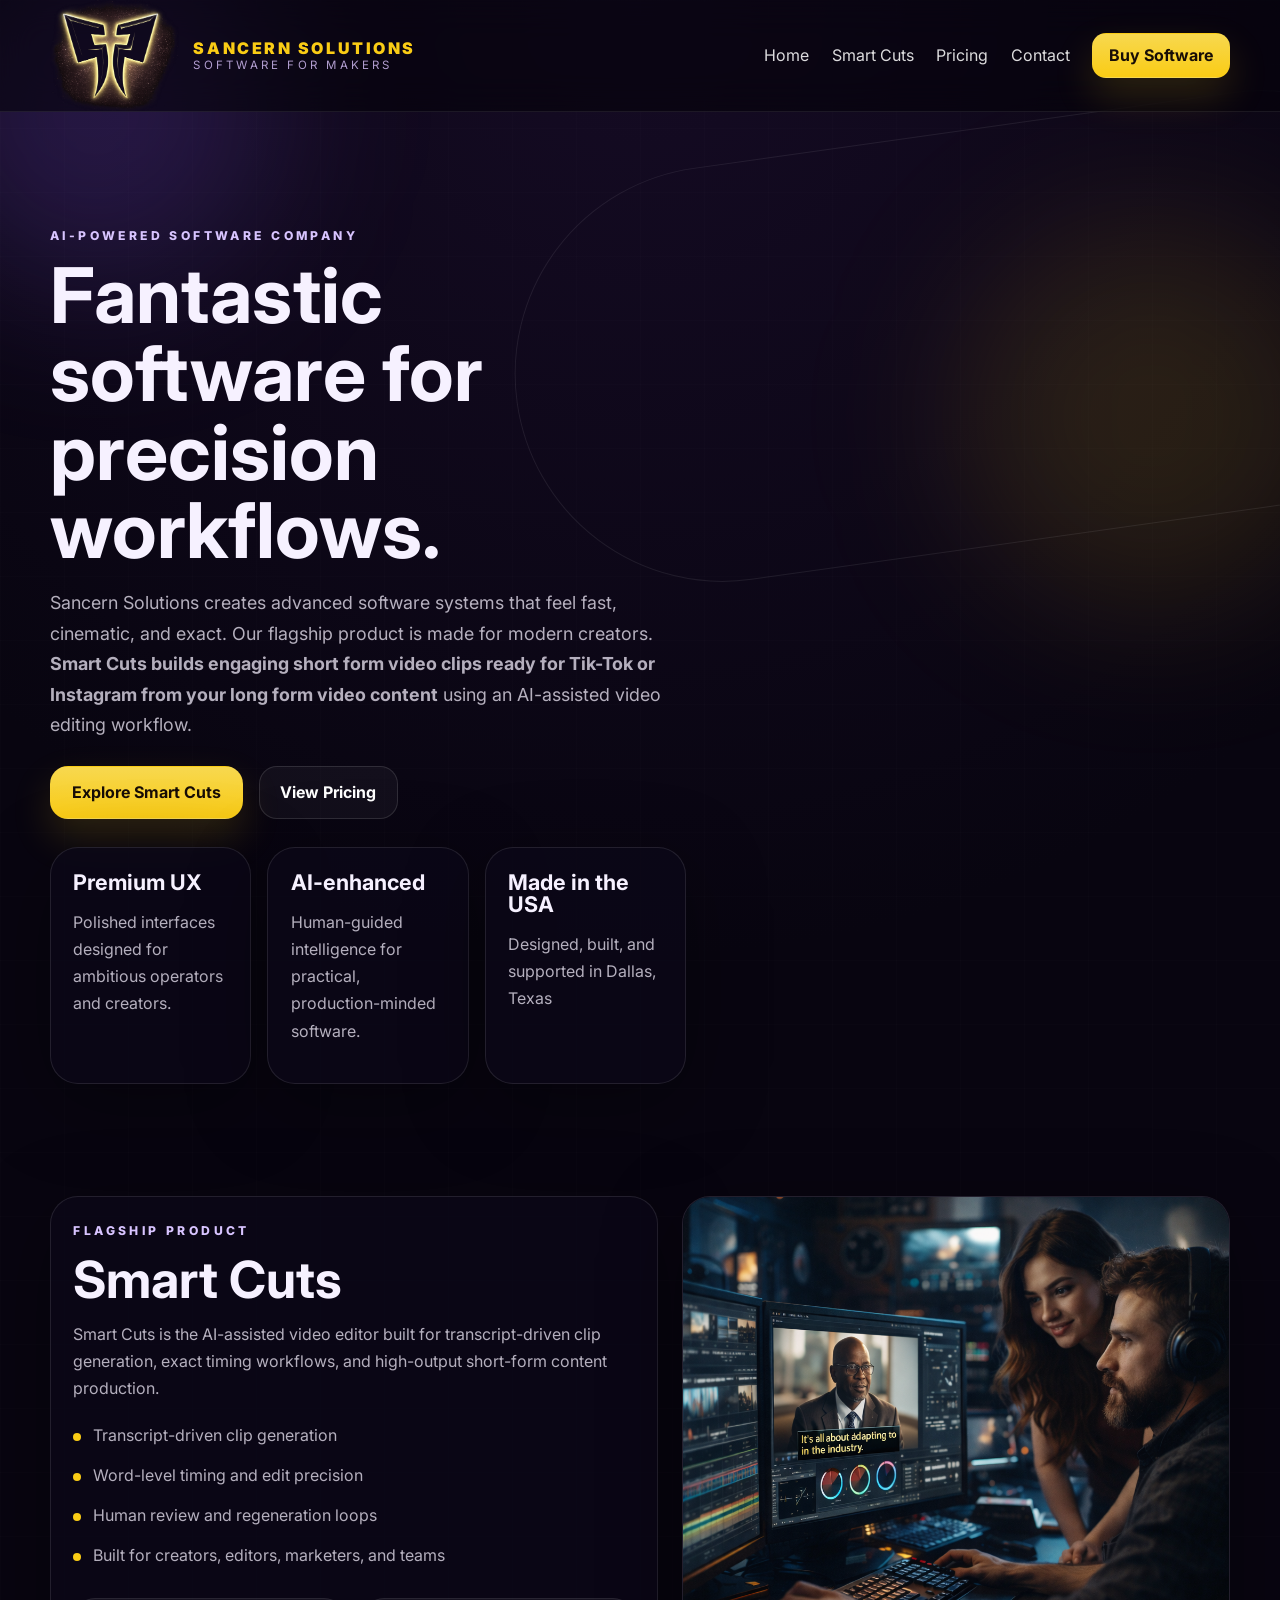
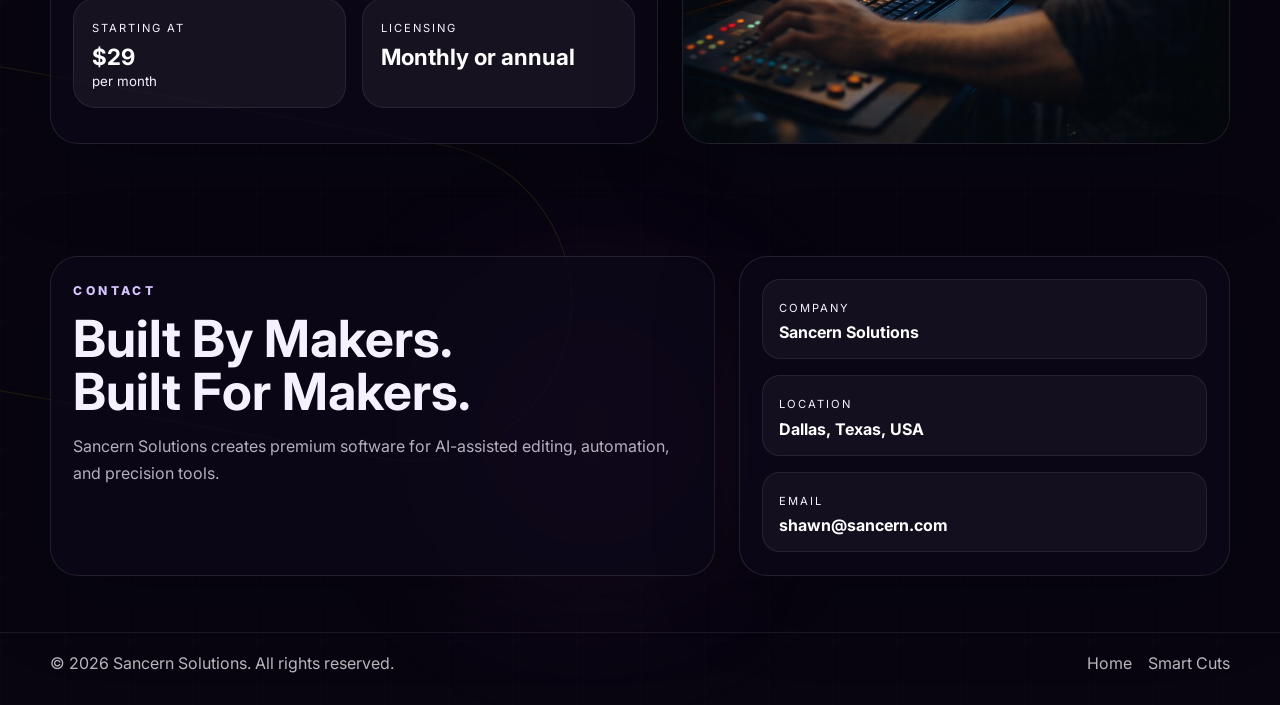
<file: index.html>
<!DOCTYPE html>
<html lang="en">
<head>
  <meta charset="UTF-8" />
  <meta name="viewport" content="width=device-width, initial-scale=1.0" />
  <title>Sancern Solutions | AI Software Built in Dallas, Texas, USA</title>
  <meta name="description" content="Sancern Solutions builds premium AI-powered software in Dallas, Texas, USA. Explore Smart Cuts, the transcript-driven AI video editor for precision short-form content creation." />
  <meta name="keywords" content="Sancern Solutions, Smart Cuts, AI video editor, transcript based video editing, software company Dallas Texas" />
  <meta name="author" content="Sancern Solutions" />
  <meta name="theme-color" content="#12091f" />
  <meta property="og:title" content="Sancern Solutions | AI Software Built in Dallas, Texas, USA" />
  <meta property="og:description" content="Premium AI-powered software systems with a flagship product: Smart Cuts, the transcript-driven AI video editor." />
  <meta property="og:type" content="website" />
  <meta property="og:image" content="assets/og-cover.svg" />
  <meta property="og:url" content="https://sancern.com/" />
  <meta name="twitter:card" content="summary_large_image" />
  <meta name="twitter:title" content="Sancern Solutions" />
  <meta name="twitter:description" content="Premium AI-powered software systems built in Dallas, Texas, USA." />
  <meta name="twitter:image" content="assets/og-cover.svg" />
  <link rel="canonical" href="https://sancern.com/" />
  <link rel="icon" type="image/png" href="assets/favicon.png" />
  <link rel="manifest" href="site.webmanifest" />
  <link rel="preconnect" href="https://fonts.googleapis.com" />
  <link rel="preconnect" href="https://fonts.gstatic.com" crossorigin />
  <link href="https://fonts.googleapis.com/css2?family=Inter:wght@400;500;600;700;800;900&display=swap" rel="stylesheet" />
  <link rel="stylesheet" href="styles.css" />
  <script type="application/ld+json">
  {
    "@context": "https://schema.org",
    "@type": "Organization",
    "name": "Sancern Solutions",
    "url": "https://sancern.com",
    "logo": "https://sancern.com/assets/logo_SS_corner.png",
    "description": "Sancern Solutions builds premium AI-powered software in Dallas, Texas, USA.",
    "address": {
      "@type": "PostalAddress",
      "addressLocality": "Dallas",
      "addressRegion": "TX",
      "addressCountry": "US"
    },
    "sameAs": []
  }
  </script>
</head>
<body>
  <div class="site-shell">
    <div class="background-layers" aria-hidden="true">
      <div class="glow glow-a"></div>
      <div class="glow glow-b"></div>
      <div class="glow glow-c"></div>
      <div class="grid-overlay"></div>
      <div class="arc arc-a"></div>
      <div class="arc arc-b"></div>
    </div>

    <header class="site-header">
      <div class="container nav-wrap">
        <a href="index.html" class="brand" aria-label="Sancern Solutions home">
          <img src="assets/logo_SS_transparent.png" alt="Sancern Solutions logo" class="brand-mark" />
          <div>
            <div class="brand-name">Sancern Solutions</div>
            <div class="brand-subtitle">Software for Makers</div>
          </div>
        </a>

        <button class="nav-toggle" aria-expanded="false" aria-controls="primary-nav">
          <span></span><span></span><span></span>
        </button>

        <nav id="primary-nav" class="primary-nav">
          <a href="index.html">Home</a>
          <a href="smart-cuts.html">Smart Cuts</a>
          <a href="smart-cuts.html#pricing">Pricing</a>
          <a href="#contact">Contact</a>
          <a href="smart-cuts.html#pricing" class="button button-small button-gold">Buy Software</a>
        </nav>
      </div>
    </header>

    <main>
      <section class="hero section">
        <div class="container hero-grid">
          <div>
            <div class="eyebrow">AI-powered software company</div>
            <h1>Fantastic software for precision workflows.</h1>
            <p class="lead">Sancern Solutions creates advanced software systems that feel fast, cinematic, and exact. Our flagship product is made for modern creators. <b>Smart Cuts builds engaging short form video clips ready for Tik-Tok or Instagram from your long form video content</b> using an AI-assisted video editing workflow.</p>
            <div class="button-row">
              <a href="smart-cuts.html" class="button button-gold">Explore Smart Cuts</a>
              <a href="smart-cuts.html#pricing" class="button button-secondary">View Pricing</a>
            </div>
            <div class="mini-grid">
              <article class="mini-card">
                <h3>Premium UX</h3>
                <p>Polished interfaces designed for ambitious operators and creators.</p>
              </article>
              <article class="mini-card">
                <h3>AI-enhanced</h3>
                <p>Human-guided intelligence for practical, production-minded software.</p>
              </article>
              <article class="mini-card">
                <h3>Made in the USA</h3>
                <p>Designed, built, and supported in Dallas, Texas</p>
              </article>
            </div>
          </div>

          <!-- NOT DISPLAYING-->
          <aside class="hero-panel premium-panel" style="display:none;">
            <div class="panel-head">
              <div>
                <div class="eyebrow eyebrow-soft">Main page visual</div>
                <h2>Luxury Motion Signature</h2>
              </div>
              <div class="pill">Premium visual</div>
            </div>
            <div class="luxury-art" aria-hidden="true">
              <div class="ring ring-a"></div>
              <div class="ring ring-b"></div>
              <div class="spark spark-a"></div>
              <div class="spark spark-b"></div>
              <svg viewBox="0 0 900 360" class="art-lines" fill="none">
                <path d="M120 250 C220 120, 350 90, 470 185 S690 330, 820 150" />
                <path d="M100 285 C250 165, 390 210, 530 150 S700 80, 820 110" class="line-light" />
                <path d="M180 70 C280 120, 360 120, 480 95 S690 40, 760 85" class="line-purple" />
              </svg>
              <div class="art-caption">
                <div>
                  <div class="eyebrow eyebrow-gold">Premium systems</div>
                  <strong>Elegant software with cinematic precision.</strong>
                </div>
                <div class="caption-card">
                  <span>Built in Texas</span>
                  <strong>Made for the World</strong>
                </div>
              </div>
            </div>
          </aside>
          <!-- END NOT DISPLAYING-->

        </div>
      </section>

      <section class="section">
        <div class="container section-grid split-hero">
          <div class="content-card">
            <div class="eyebrow">Flagship product</div>
            <h2>Smart Cuts</h2>
            <p>Smart Cuts is the AI-assisted video editor built for transcript-driven clip generation, exact timing workflows, and high-output short-form content production.</p>
            <ul class="feature-list">
              <li>Transcript-driven clip generation</li>
              <li>Word-level timing and edit precision</li>
              <li>Human review and regeneration loops</li>
              <li>Built for creators, editors, marketers, and teams</li>
            </ul>
            <div class="stats-row">
              <div class="stat-card">
                <span>Starting at</span>
                <strong>$29</strong>
                <small>per month</small>
              </div>
              <div class="stat-card">
                <span>Licensing</span>
                <strong>Monthly or annual</strong>
              </div>
            </div>
          </div>

          <div class="content-card image-card image-card-home">
            <img src="assets/video_editor.png" alt="Illustration of a focused editor working across premium timeline screens" />
          </div>
        </div>
      </section>

       <!--  NOT DISPLAYING-->
      <section class="section" style="display:none;">
        <div class="container cta-panel">
          <div>
            <div class="eyebrow">Built to rank. Designed to convert.</div>
            <h2>SEO-ready, GitHub Pages-friendly, and purchase-ready.</h2>
            <p>V2 includes a polished structure for search engines, social sharing, performance, and conversion flows with Lemon Squeezy button hooks.</p>
          </div>
          <div class="cta-actions">
            <a href="smart-cuts.html#pricing" class="button button-gold">Start Smart Cuts</a>
            <a href="#contact" class="button button-secondary">Contact Sancern</a>
          </div>
        </div>
      </section>
       <!-- END NOT DISPLAYING-->

      <section id="contact" class="section contact-section">
        <div class="container contact-grid">
          <div class="content-card">
            <div class="eyebrow">Contact</div>
            <h2>Built By Makers.<br>Built For Makers.</h2>
            <p>Sancern Solutions creates premium software for AI-assisted editing, automation, and precision tools.</p>
          </div>
          <div class="content-card company-card">
            <div><span>Company</span><strong>Sancern Solutions</strong></div>
            <div><span>Location</span><strong>Dallas, Texas, USA</strong></div>
            <div><span>Email</span><strong><a href="mailto:shawn@sancern.com">shawn@sancern.com</a></strong></div>
          </div>
        </div>
      </section>
    </main>

    <footer class="site-footer">
      <div class="container footer-wrap">
        <div>© <span id="year"></span> Sancern Solutions. All rights reserved.</div>
        <div class="footer-links">
          <a href="index.html">Home</a>
          <a href="smart-cuts.html">Smart Cuts</a>
        </div>
      </div>
    </footer>
  </div>

  <script defer src="https://app.lemonsqueezy.com/js/lemon.js"></script>
  <script defer src="app.js"></script>
</body>
</html>
</file>
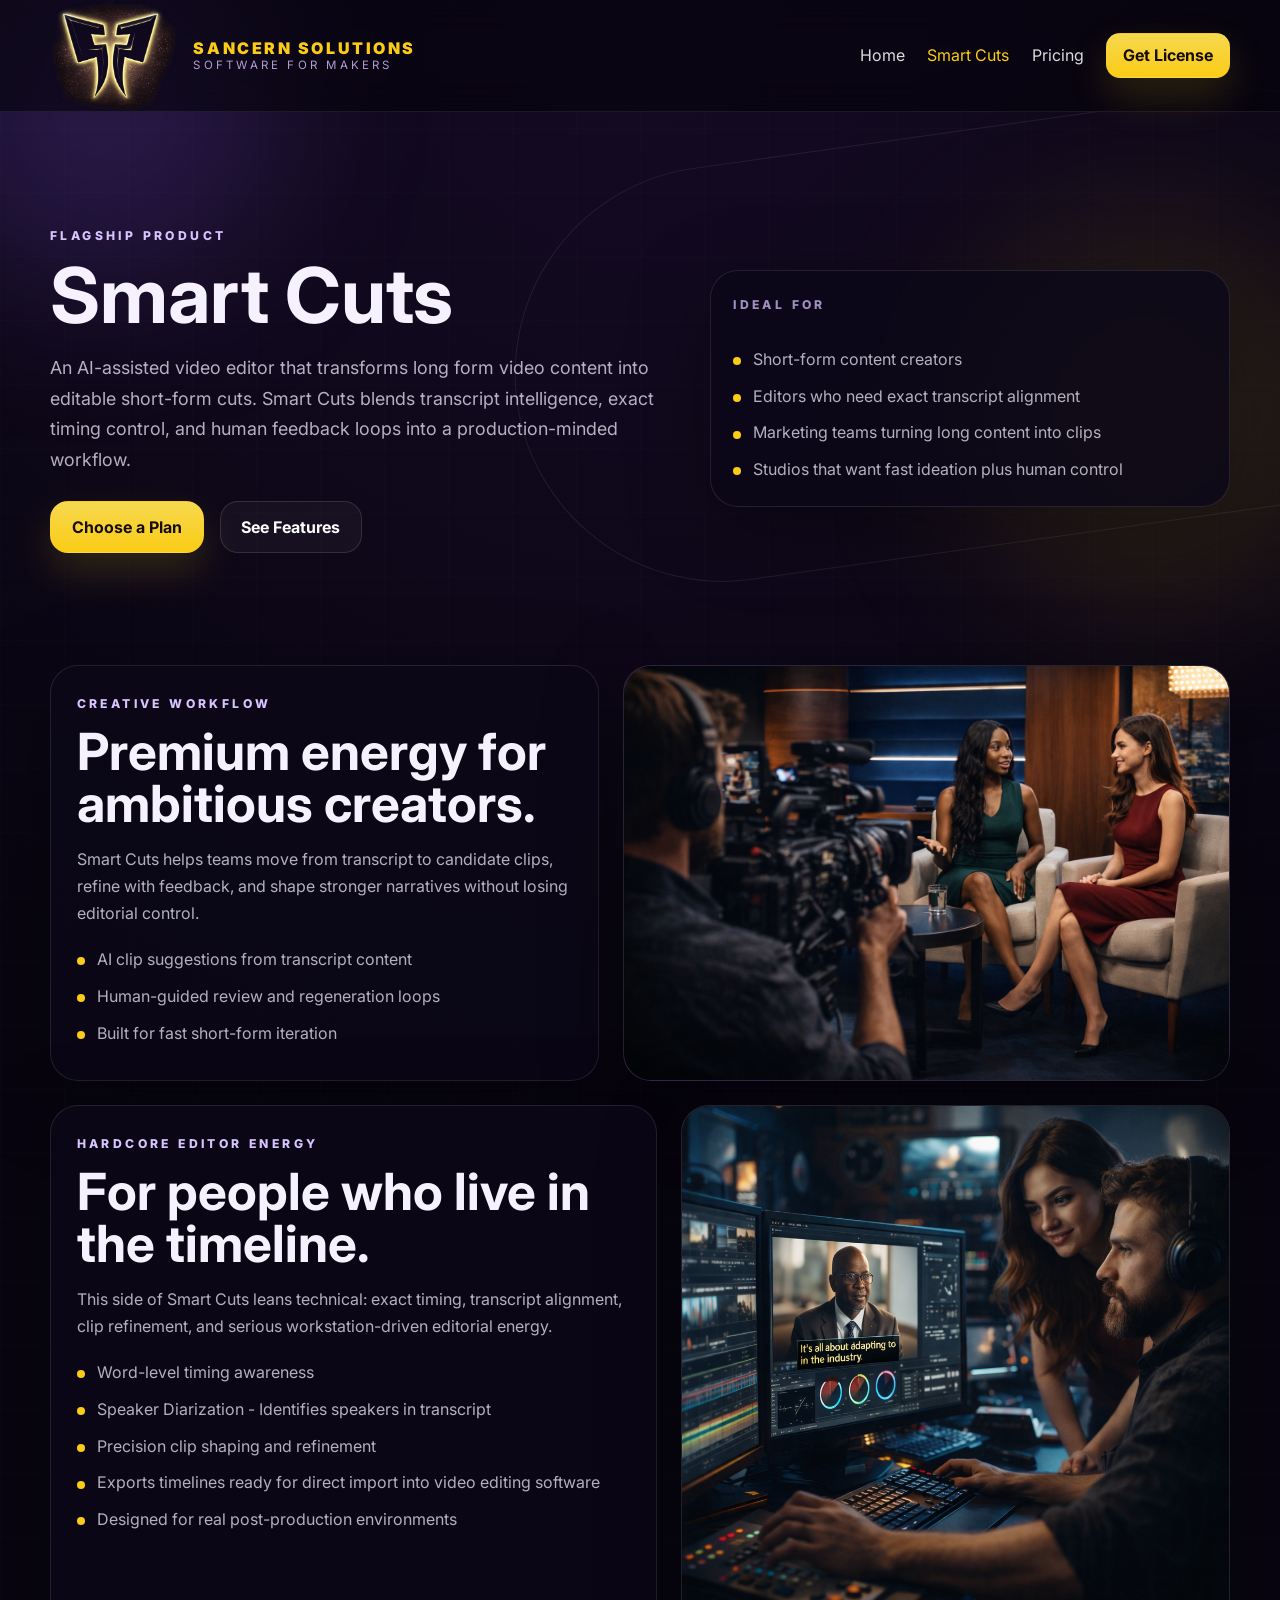
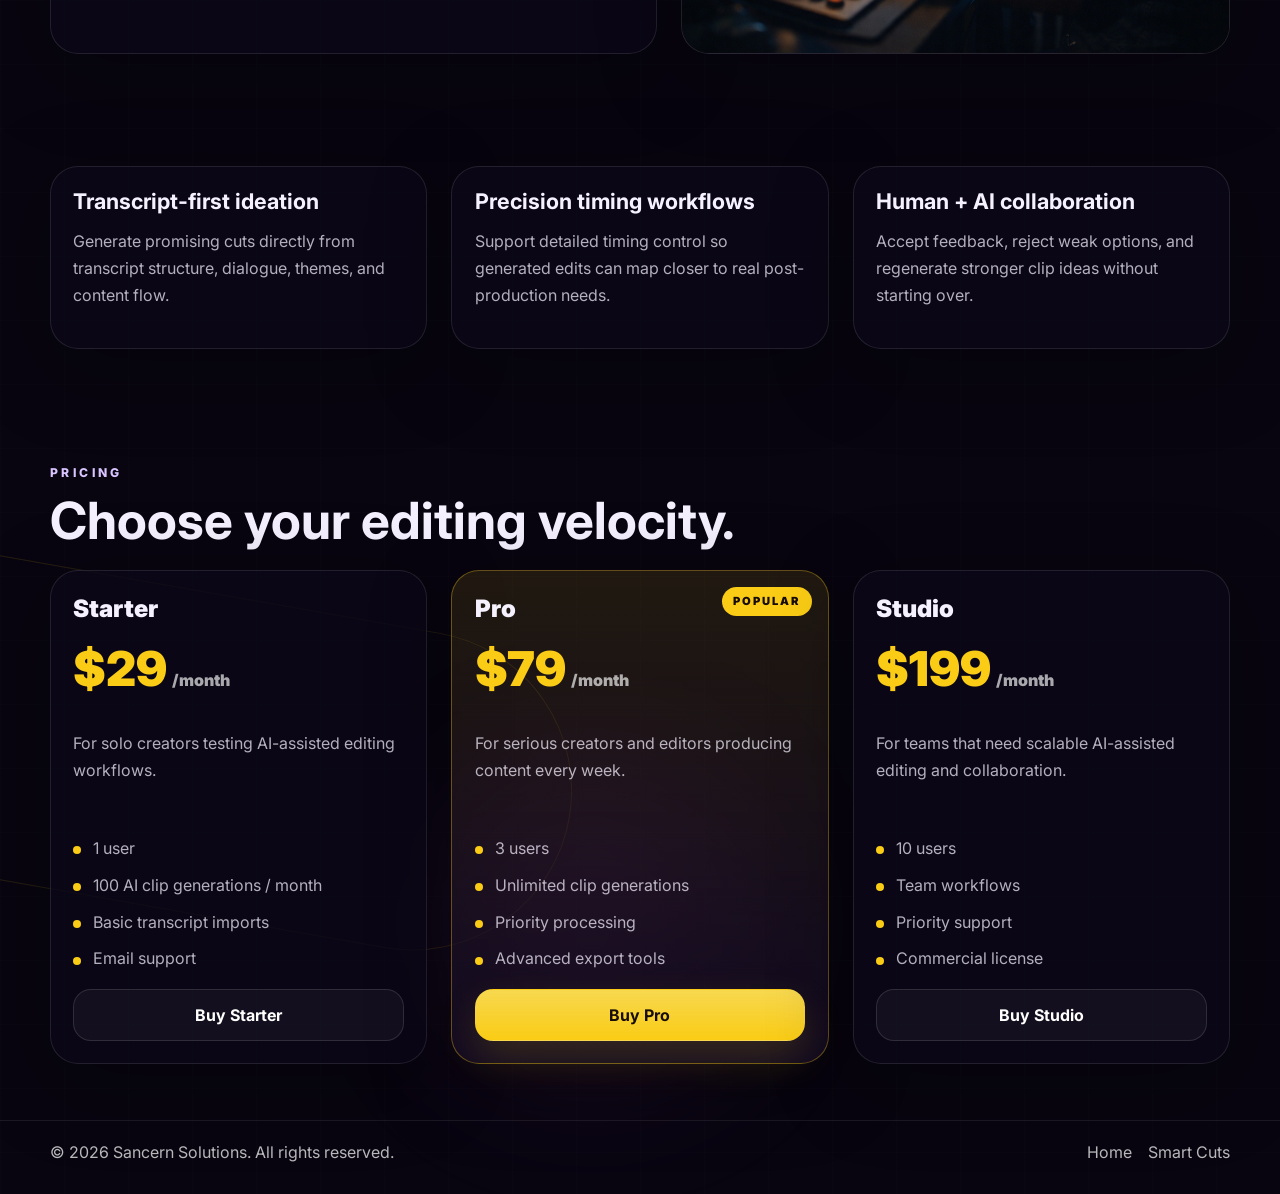
<file: smart-cuts.html>
<!DOCTYPE html>
<html lang="en">
<head>
  <meta charset="UTF-8" />
  <meta name="viewport" content="width=device-width, initial-scale=1.0" />
  <title>Smart Cuts | AI Video Editor by Sancern Solutions</title>
  <meta name="description" content="Smart Cuts is an AI-assisted video editor that turns transcripts into editable, high-impact short-form cuts with precision timing and human-guided refinement." />
  <meta name="keywords" content="Smart Cuts, AI video editor, transcript video editor, short form video editing software, Lemon Squeezy licensing" />
  <meta name="author" content="Sancern Solutions" />
  <meta name="theme-color" content="#12091f" />
  <meta property="og:title" content="Smart Cuts | AI Video Editor" />
  <meta property="og:description" content="Transcript-driven AI video editing built for creators, editors, and production teams." />
  <meta property="og:type" content="website" />
  <meta property="og:image" content="assets/og-cover.svg" />
  <meta property="og:url" content="https://YOUR-GITHUB-PAGES-URL/smart-cuts.html" />
  <link rel="canonical" href="https://YOUR-GITHUB-PAGES-URL/smart-cuts.html" />
  <link rel="icon" type="image/png" href="assets/favicon.png" />
  <link rel="manifest" href="site.webmanifest" />
  <link rel="preconnect" href="https://fonts.googleapis.com" />
  <link rel="preconnect" href="https://fonts.gstatic.com" crossorigin />
  <link href="https://fonts.googleapis.com/css2?family=Inter:wght@400;500;600;700;800;900&display=swap" rel="stylesheet" />
  <link rel="stylesheet" href="styles.css" />
  <script type="application/ld+json">
  {
    "@context": "https://schema.org",
    "@type": "SoftwareApplication",
    "name": "Smart Cuts",
    "applicationCategory": "VideoEditingApplication",
    "operatingSystem": "Windows",
    "creator": {
      "@type": "Organization",
      "name": "Sancern Solutions"
    },
    "description": "AI-assisted video editor built for transcript-driven clip ideation, precision timing workflows, and short-form content production.",
    "offers": [
      {"@type": "Offer", "price": "29", "priceCurrency": "USD", "name": "Starter"},
      {"@type": "Offer", "price": "79", "priceCurrency": "USD", "name": "Pro"},
      {"@type": "Offer", "price": "199", "priceCurrency": "USD", "name": "Studio"}
    ]
  }
  </script>
</head>
<body>
  <div class="site-shell">
    <div class="background-layers" aria-hidden="true">
      <div class="glow glow-a"></div>
      <div class="glow glow-b"></div>
      <div class="glow glow-c"></div>
      <div class="grid-overlay"></div>
      <div class="arc arc-a"></div>
      <div class="arc arc-b"></div>
    </div>

    <header class="site-header">
      <div class="container nav-wrap">
        <a href="index.html" class="brand" aria-label="Sancern Solutions home">
          <img src="assets/logo_SS_transparent.png" alt="Sancern Solutions logo" class="brand-mark" />
          <div>
            <div class="brand-name">Sancern Solutions</div>
            <div class="brand-subtitle">Software for Makers</div>
          </div>
        </a>

        <button class="nav-toggle" aria-expanded="false" aria-controls="primary-nav">
          <span></span><span></span><span></span>
        </button>

        <nav id="primary-nav" class="primary-nav">
          <a href="index.html">Home</a>
          <a href="smart-cuts.html" class="active">Smart Cuts</a>
          <a href="#pricing">Pricing</a>
          <a href="#pricing" class="button button-small button-gold">Get License</a>
        </nav>
      </div>
    </header>

    <main>
      <section class="hero section product-hero">
        <div class="container product-hero-grid">
          <div>
            <div class="eyebrow">Flagship product</div>
            <h1>Smart Cuts</h1>
            <p class="lead">An AI-assisted video editor that transforms long form video content into editable short-form cuts. Smart Cuts blends transcript intelligence, exact timing control, and human feedback loops into a production-minded workflow.</p>
            <div class="button-row">
              <a href="#pricing" class="button button-gold">Choose a Plan</a>
              <a href="#features" class="button button-secondary">See Features</a>
            </div>
          </div>
          <div class="hero-panel">
            <div class="eyebrow eyebrow-soft">Ideal for</div>
            <ul class="feature-list compact">
              <li>Short-form content creators</li>
              <li>Editors who need exact transcript alignment</li>
              <li>Marketing teams turning long content into clips</li>
              <li>Studios that want fast ideation plus human control</li>
            </ul>
          </div>
        </div>
      </section>

      <section id="features" class="section">
        <div class="container feature-grid-two">
          <article class="media-feature">
            <div class="media-copy">
              <div class="eyebrow">Creative workflow</div>
              <h2>Premium energy for ambitious creators.</h2>
              <p>Smart Cuts helps teams move from transcript to candidate clips, refine with feedback, and shape stronger narratives without losing editorial control.</p>
              <ul class="feature-list compact">
                <li>AI clip suggestions from transcript content</li>
                <li>Human-guided review and regeneration loops</li>
                <li>Built for fast short-form iteration</li>
              </ul>
            </div>
            <div class="media-photo media-photo-lifestyle">
              <img src="assets/video_lifestyle.png" alt="A well dressed editor at a premium workstation with an attractive collaborator looking on" />
            </div>
          </article>

          <article class="media-feature reverse">
            <div class="media-copy">
              <div class="eyebrow">Hardcore editor energy</div>
              <h2>For people who live in the timeline.</h2>
              <p>This side of Smart Cuts leans technical: exact timing, transcript alignment, clip refinement, and serious workstation-driven editorial energy.</p>
              <ul class="feature-list compact">
                <li>Word-level timing awareness</li>
                <li>Speaker Diarization - Identifies speakers in transcript</li>
                <li>Precision clip shaping and refinement</li>
                <li>Exports timelines ready for direct import into video editing software</li>
                <li>Designed for real post-production environments</li>
              </ul>
            </div>
            <div class="media-photo media-photo-hardcore">
              <img src="assets/video_editor.png" alt="A focused video editor working intensely across multiple detailed timeline screens" />
            </div>
          </article>
        </div>
      </section>

      <section class="section">
        <div class="container card-grid-three">
          <article class="content-card">
            <h3>Transcript-first ideation</h3>
            <p>Generate promising cuts directly from transcript structure, dialogue, themes, and content flow.</p>
          </article>
          <article class="content-card">
            <h3>Precision timing workflows</h3>
            <p>Support detailed timing control so generated edits can map closer to real post-production needs.</p>
          </article>
          <article class="content-card">
            <h3>Human + AI collaboration</h3>
            <p>Accept feedback, reject weak options, and regenerate stronger clip ideas without starting over.</p>
          </article>
        </div>
      </section>

      <section id="pricing" class="section pricing-section">
        <div class="container">
          <div class="section-heading">
            <div class="eyebrow">Pricing</div>
            <h2>Choose your editing velocity.</h2>
          </div>
          <div class="pricing-grid">
            <article class="pricing-card">
              <div class="plan-name">Starter</div>
              <div class="plan-price">$29<span>/month</span></div>
              <p>For solo creators testing AI-assisted editing workflows.</p>
              <ul class="feature-list compact">
                <li>1 user</li>
                <li>100 AI clip generations / month</li>
                <li>Basic transcript imports</li>
                <li>Email support</li>
              </ul>
              <a class="button button-secondary lemon-link" href="https://YOUR-LEMONSQUEEZY-STARTER-LINK" data-plan="Starter">Buy Starter</a>
            </article>

            <article class="pricing-card featured">
              <div class="plan-badge">Popular</div>
              <div class="plan-name">Pro</div>
              <div class="plan-price">$79<span>/month</span></div>
              <p>For serious creators and editors producing content every week.</p>
              <ul class="feature-list compact">
                <li>3 users</li>
                <li>Unlimited clip generations</li>
                <li>Priority processing</li>
                <li>Advanced export tools</li>
              </ul>
              <a class="button button-gold lemon-link" href="https://YOUR-LEMONSQUEEZY-PRO-LINK" data-plan="Pro">Buy Pro</a>
            </article>

            <article class="pricing-card">
              <div class="plan-name">Studio</div>
              <div class="plan-price">$199<span>/month</span></div>
              <p>For teams that need scalable AI-assisted editing and collaboration.</p>
              <ul class="feature-list compact">
                <li>10 users</li>
                <li>Team workflows</li>
                <li>Priority support</li>
                <li>Commercial license</li>
              </ul>
              <a class="button button-secondary lemon-link" href="https://YOUR-LEMONSQUEEZY-STUDIO-LINK" data-plan="Studio">Buy Studio</a>
            </article>
          </div>
        </div>
      </section>

      <!--  NOT DISPLAYING-->
      <section id="buy" class="section" style="display:none;">
        <div class="container cta-panel">
          <div>
            <div class="eyebrow">Purchase flow</div>
            <h2>Lemon Squeezy-ready checkout buttons.</h2>
            <p>The buttons on this page are already wired with the correct class hooks for Lemon.js overlays. Replace the placeholder links with your live checkout URLs.</p>
          </div>
          <div class="cta-actions stacked-actions">
            <a class="button button-gold lemon-link" href="https://YOUR-LEMONSQUEEZY-PRO-LINK" data-plan="Pro">Launch Pro Checkout</a>
            <a class="button button-secondary" href="mailto:hello@YOURDOMAIN.com?subject=Smart%20Cuts%20Demo">Request Demo</a>
          </div>
        </div>
      </section>
      <!-- END NOT DISPLAYING-->
    </main>

    <footer class="site-footer">
      <div class="container footer-wrap">
        <div>© <span id="year"></span> Sancern Solutions. All rights reserved.</div>
        <div class="footer-links">
          <a href="index.html">Home</a>
          <a href="smart-cuts.html">Smart Cuts</a>
        </div>
      </div>
    </footer>
  </div>

  <script defer src="https://app.lemonsqueezy.com/js/lemon.js"></script>
  <script defer src="app.js"></script>
</body>
</html>
</file>
<file: styles.css>
:root {
  --bg: #080510;
  --bg-soft: rgba(255,255,255,0.05);
  --bg-card: rgba(12, 8, 24, 0.82);
  --line: rgba(255,255,255,0.1);
  --line-strong: rgba(250, 204, 21, 0.18);
  --text: #f6f1ff;
  --muted: rgba(246, 241, 255, 0.72);
  --purple: #8b5cf6;
  --purple-deep: #2f154f;
  --gold: #facc15;
  --gold-soft: rgba(250, 204, 21, 0.1);
  --shadow: 0 20px 80px rgba(0,0,0,0.35);
  --radius: 28px;
  --radius-small: 18px;
  --container: 1180px;
}

* { box-sizing: border-box; }
html { scroll-behavior: smooth; }
body {
  margin: 0;
  font-family: 'Inter', system-ui, sans-serif;
  color: var(--text);
  background: radial-gradient(circle at top, #150b24, #080510 40%);
}
img { max-width: 100%; display: block; }
a { color: inherit; text-decoration: none; }
button { font: inherit; }

.site-shell {
  position: relative;
  min-height: 100vh;
  overflow: hidden;
}

.container {
  width: min(var(--container), calc(100% - 2rem));
  margin: 0 auto;
}

.section { position: relative; padding: 3.5rem 0; }
.hero { padding-top: 7rem; }

.background-layers {
  position: absolute;
  inset: 0;
  pointer-events: none;
}

.glow {
  position: absolute;
  border-radius: 999px;
  filter: blur(80px);
}
.glow-a { top: -4rem; left: -5rem; width: 22rem; height: 22rem; background: rgba(139, 92, 246, 0.20); }
.glow-b { top: 14rem; right: -4rem; width: 24rem; height: 24rem; background: rgba(250, 204, 21, 0.12); }
.glow-c { bottom: 8rem; left: 35%; width: 18rem; height: 18rem; background: rgba(217, 70, 239, 0.12); }
.grid-overlay {
  position: absolute;
  inset: 0;
  opacity: 0.22;
  background-image:
    linear-gradient(rgba(255,255,255,0.05) 1px, transparent 1px),
    linear-gradient(90deg, rgba(255,255,255,0.05) 1px, transparent 1px);
  background-size: 64px 64px;
}
.arc {
  position: absolute;
  border: 1px solid rgba(255,255,255,0.08);
  border-radius: 999px;
}
.arc-a { width: 60rem; height: 26rem; right: -12rem; top: 8rem; transform: rotate(-8deg); }
.arc-b { width: 52rem; height: 20rem; left: -16rem; bottom: 18rem; transform: rotate(10deg); border-color: rgba(250,204,21,0.12); }

.site-header {
  position: sticky;
  top: 0;
  z-index: 20;
  backdrop-filter: blur(18px);
  background: rgba(5, 3, 10, 0.58);
  border-bottom: 1px solid rgba(255,255,255,0.08);
}
.nav-wrap {
  display: flex;
  align-items: center;
  justify-content: space-between;
  min-height: 4.0rem;
  gap: 1rem;
}
.brand {
  display: flex;
  align-items: center;
  gap: 0.9rem;
}
.brand-mark {
  width: 129px;
  height: 111x;
}
.brand-name {
  text-transform: uppercase;
  letter-spacing: 0.16em;
  font-weight: 900;
  color: var(--gold);
}
.brand-subtitle {
  font-size: 0.72rem;
  text-transform: uppercase;
  letter-spacing: 0.28em;
  color: rgba(220, 196, 255, 0.8);
}

.primary-nav {
  display: flex;
  align-items: center;
  gap: 1.4rem;
}
.primary-nav a {
  color: rgba(255,255,255,0.86);
  transition: color 0.2s ease;
}
.primary-nav a:hover,
.primary-nav a.active {
  color: var(--gold);
}

.primary-nav a.button {
  color: #170d06;
}

.nav-toggle {
  display: none;
  width: 3rem;
  height: 3rem;
  border: 1px solid var(--line);
  border-radius: 14px;
  background: rgba(255,255,255,0.04);
  flex-direction: column;
  justify-content: center;
  gap: 0.3rem;
}
.nav-toggle span {
  width: 1.2rem;
  height: 2px;
  margin: 0 auto;
  background: white;
}

.hero-grid,
.product-hero-grid,
.contact-grid,
.section-grid {
  display: grid;
  gap: 1.5rem;
}
.hero-grid,
.product-hero-grid { grid-template-columns: 1.1fr 0.9fr; align-items: center; }
.section-grid.split-hero { grid-template-columns: 1fr 0.9fr; }
.contact-grid { grid-template-columns: 1.15fr 0.85fr; }
.card-grid-three,
.pricing-grid { display: grid; gap: 1.5rem; }
.card-grid-three { grid-template-columns: repeat(3, 1fr); }
.pricing-grid { grid-template-columns: repeat(3, 1fr); }
.feature-grid-two { display: grid; gap: 1.5rem; }

.eyebrow {
  display: inline-block;
  margin-bottom: 0.9rem;
  text-transform: uppercase;
  letter-spacing: 0.28em;
  font-size: 0.76rem;
  font-weight: 800;
  color: #d8c4ff;
}
.eyebrow-soft { color: rgba(216, 196, 255, 0.72); }
.eyebrow-gold { color: var(--gold); }

h1, h2, h3 {
  margin: 0 0 0.8rem;
  line-height: 1.02;
}
h1 { font-size: clamp(2.8rem, 6vw, 5.4rem); max-width: 10.5ch; }
h2 { font-size: clamp(2rem, 4vw, 3.2rem); }
h3 { font-size: 1.35rem; }
.lead,
p,
li { color: var(--muted); line-height: 1.7; }
.lead { font-size: 1.12rem; max-width: 62ch; }

.button-row,
.cta-actions,
.footer-wrap,
.stats-row,
.panel-head,
.art-caption {
  display: flex;
  gap: 1rem;
}
.button-row { flex-wrap: wrap; margin-top: 1.6rem; }
.cta-actions { align-items: center; }
.stacked-actions { flex-direction: column; align-items: stretch; }

.button {
  display: inline-flex;
  align-items: center;
  justify-content: center;
  border-radius: 18px;
  padding: 0.95rem 1.3rem;
  font-weight: 700;
  border: 1px solid transparent;
  transition: transform 0.2s ease, background 0.2s ease, border-color 0.2s ease;
}
.button:hover { transform: translateY(-1px); }
.button-small { padding: 0.7rem 1rem; border-radius: 14px; }
.button-gold {
  color: #170d06;
  background: linear-gradient(180deg, #f7d84f, var(--gold));
  box-shadow: 0 18px 40px rgba(250, 204, 21, 0.16);
}
.button-secondary {
  color: white;
  background: rgba(255,255,255,0.04);
  border-color: rgba(255,255,255,0.12);
}

.mini-grid,
.stats-row { margin-top: 1.8rem; }
.mini-grid { display: grid; gap: 1rem; grid-template-columns: repeat(3, 1fr); }
.mini-card,
.content-card,
.hero-panel,
.pricing-card,
.cta-panel {
  border: 1px solid var(--line);
  background: var(--bg-card);
  box-shadow: var(--shadow);
}
.mini-card,
.content-card,
.hero-panel,
.pricing-card { border-radius: var(--radius); }
.mini-card,
.content-card,
.hero-panel,
.pricing-card,
.cta-panel { padding: 1.4rem; }
.cta-panel {
  border-radius: 30px;
  display: flex;
  justify-content: space-between;
  align-items: center;
  gap: 1.5rem;
  background: linear-gradient(135deg, rgba(54, 24, 95, 0.55), rgba(15, 11, 28, 0.92), rgba(250,204,21,0.08));
}

.feature-list {
  list-style: none;
  padding: 0;
  margin: 1.2rem 0 0;
  display: grid;
  gap: 0.8rem;
}
.feature-list li {
  position: relative;
  padding-left: 1.25rem;
}
.feature-list li::before {
  content: '';
  position: absolute;
  left: 0;
  top: 0.7rem;
  width: 0.5rem;
  height: 0.5rem;
  border-radius: 999px;
  background: var(--gold);
}
.feature-list.compact { gap: 0.6rem; }

.premium-panel { padding-bottom: 1rem; }
.pill {
  padding: 0.5rem 0.8rem;
  border-radius: 999px;
  border: 1px solid var(--line-strong);
  background: var(--gold-soft);
  color: #f8e58b;
  text-transform: uppercase;
  letter-spacing: 0.18em;
  font-size: 0.68rem;
  font-weight: 800;
}
.luxury-art {
  position: relative;
  min-height: 24rem;
  border-radius: 24px;
  overflow: hidden;
  border: 1px solid rgba(255,255,255,0.08);
  background:
    radial-gradient(circle at top left, rgba(121, 59, 217, 0.24), transparent 28%),
    linear-gradient(135deg, #0d0716 0%, #130a22 42%, #090510 100%);
}
.ring {
  position: absolute;
  border-radius: 999px;
  border: 1px solid rgba(250,204,21,0.2);
}
.ring-a { width: 14rem; height: 14rem; top: 2rem; left: -2rem; }
.ring-b { width: 10rem; height: 10rem; right: 2rem; top: 2rem; border-color: rgba(168,85,247,0.24); }
.spark {
  position: absolute;
  border-radius: 999px;
  filter: blur(10px);
}
.spark-a { width: 9rem; height: 9rem; right: 8rem; bottom: 5rem; background: rgba(250,204,21,0.08); }
.spark-b { width: 7rem; height: 7rem; left: 14rem; bottom: 4rem; background: rgba(168,85,247,0.12); }
.art-lines {
  position: absolute;
  inset: 0;
  width: 100%;
  height: 100%;
}
.art-lines path:first-child {
  stroke: rgba(250,204,21,0.92);
  stroke-width: 5;
  stroke-linecap: round;
}
.art-lines .line-light {
  stroke: rgba(255,255,255,0.5);
  stroke-width: 2;
  stroke-linecap: round;
}
.art-lines .line-purple {
  stroke: rgba(192,132,252,0.72);
  stroke-width: 3;
  stroke-linecap: round;
}
.art-caption {
  position: absolute;
  inset-inline: 1.3rem;
  bottom: 1.3rem;
  justify-content: space-between;
  align-items: end;
}
.art-caption > div,
.caption-card {
  padding: 1rem 1.1rem;
  border-radius: 22px;
  border: 1px solid rgba(255,255,255,0.1);
  background: rgba(0,0,0,0.34);
  backdrop-filter: blur(18px);
}
.caption-card {
  text-align: right;
  display: grid;
  gap: 0.3rem;
}
.caption-card span,
.stat-card span,
.company-card span,
.plan-badge {
  text-transform: uppercase;
  letter-spacing: 0.18em;
  font-size: 0.7rem;
}
.caption-card strong,
.stat-card strong,
.company-card strong { color: white; }

.image-card-home img,
.media-photo img { width: 100%; height: 100%; object-fit: cover; }
.image-card-home {
  padding: 0;
  overflow: hidden;
  min-height: 24rem;
  display: flex;
  align-items: stretch;
}
.stats-row {
  display: grid;
  grid-template-columns: repeat(2, 1fr);
  gap: 1rem;
}
.stat-card {
  border-radius: 22px;
  padding: 1.1rem;
  background: rgba(255,255,255,0.05);
  border: 1px solid rgba(255,255,255,0.08);
}
.stat-card strong {
  display: block;
  margin-top: 0.4rem;
  font-size: 1.4rem;
}

.media-feature {
  display: grid;
  grid-template-columns: 0.95fr 1.05fr;
  gap: 1.5rem;
  align-items: stretch;
  border-radius: var(--radius);
}
.media-feature.reverse { grid-template-columns: 1.05fr 0.95fr; }
.media-copy,
.media-photo {
  border-radius: var(--radius);
  border: 1px solid var(--line);
  background: var(--bg-card);
  box-shadow: var(--shadow);
  overflow: hidden;
}
.media-copy { padding: 1.6rem; }
.media-photo { min-height: 26rem; }
.media-photo-lifestyle { background: linear-gradient(135deg, #201132, #0b0714); }
.media-photo-hardcore { background: linear-gradient(135deg, #120d1d, #07050c); }

.section-heading { max-width: 44rem; margin-bottom: 1.5rem; }
.pricing-card {
  position: relative;
  display: flex;
  flex-direction: column;
  gap: 1rem;
}
.pricing-card.featured {
  border-color: rgba(250,204,21,0.35);
  background: linear-gradient(180deg, rgba(250,204,21,0.1), rgba(18,10,34,0.92));
}
.plan-badge {
  position: absolute;
  top: 1rem;
  right: 1rem;
  padding: 0.45rem 0.7rem;
  border-radius: 999px;
  background: var(--gold);
  color: #170d06;
  font-weight: 900;
}
.plan-name { font-size: 1.5rem; font-weight: 900; }
.plan-price {
  font-size: 3rem;
  font-weight: 900;
  color: var(--gold);
}
.plan-price span {
  font-size: 1rem;
  color: rgba(255,255,255,0.65);
  margin-left: 0.3rem;
}

.company-card {
  display: grid;
  gap: 1rem;
}
.company-card div {
  padding: 1rem;
  border-radius: 18px;
  background: rgba(255,255,255,0.04);
  border: 1px solid rgba(255,255,255,0.08);
}
.company-card strong { display: block; margin-top: 0.4rem; }

.site-footer {
  padding: 1.3rem 0 2rem;
  border-top: 1px solid rgba(255,255,255,0.08);
}
.footer-wrap {
  justify-content: space-between;
  align-items: center;
  color: rgba(255,255,255,0.72);
}
.footer-links { display: flex; gap: 1rem; }

@media (max-width: 980px) {
  .hero-grid,
  .product-hero-grid,
  .section-grid.split-hero,
  .contact-grid,
  .media-feature,
  .media-feature.reverse,
  .card-grid-three,
  .pricing-grid,
  .mini-grid {
    grid-template-columns: 1fr;
  }

  .primary-nav {
    position: absolute;
    top: calc(100% + 0.7rem);
    right: 1rem;
    left: 1rem;
    padding: 1rem;
    border-radius: 20px;
    border: 1px solid var(--line);
    background: rgba(10, 7, 18, 0.96);
    display: none;
    flex-direction: column;
    align-items: stretch;
  }
  .primary-nav.is-open { display: flex; }
  .nav-toggle { display: flex; }
  .cta-panel,
  .footer-wrap,
  .art-caption { flex-direction: column; align-items: flex-start; }
}

@media (max-width: 720px) {
  .hero { padding-top: 6rem; }
  .section { padding: 2.6rem 0; }
  .container { width: min(var(--container), calc(100% - 1.1rem)); }
  .stats-row { grid-template-columns: 1fr; }
  .luxury-art { min-height: 20rem; }
  .media-photo { min-height: 19rem; }
}
</file>
